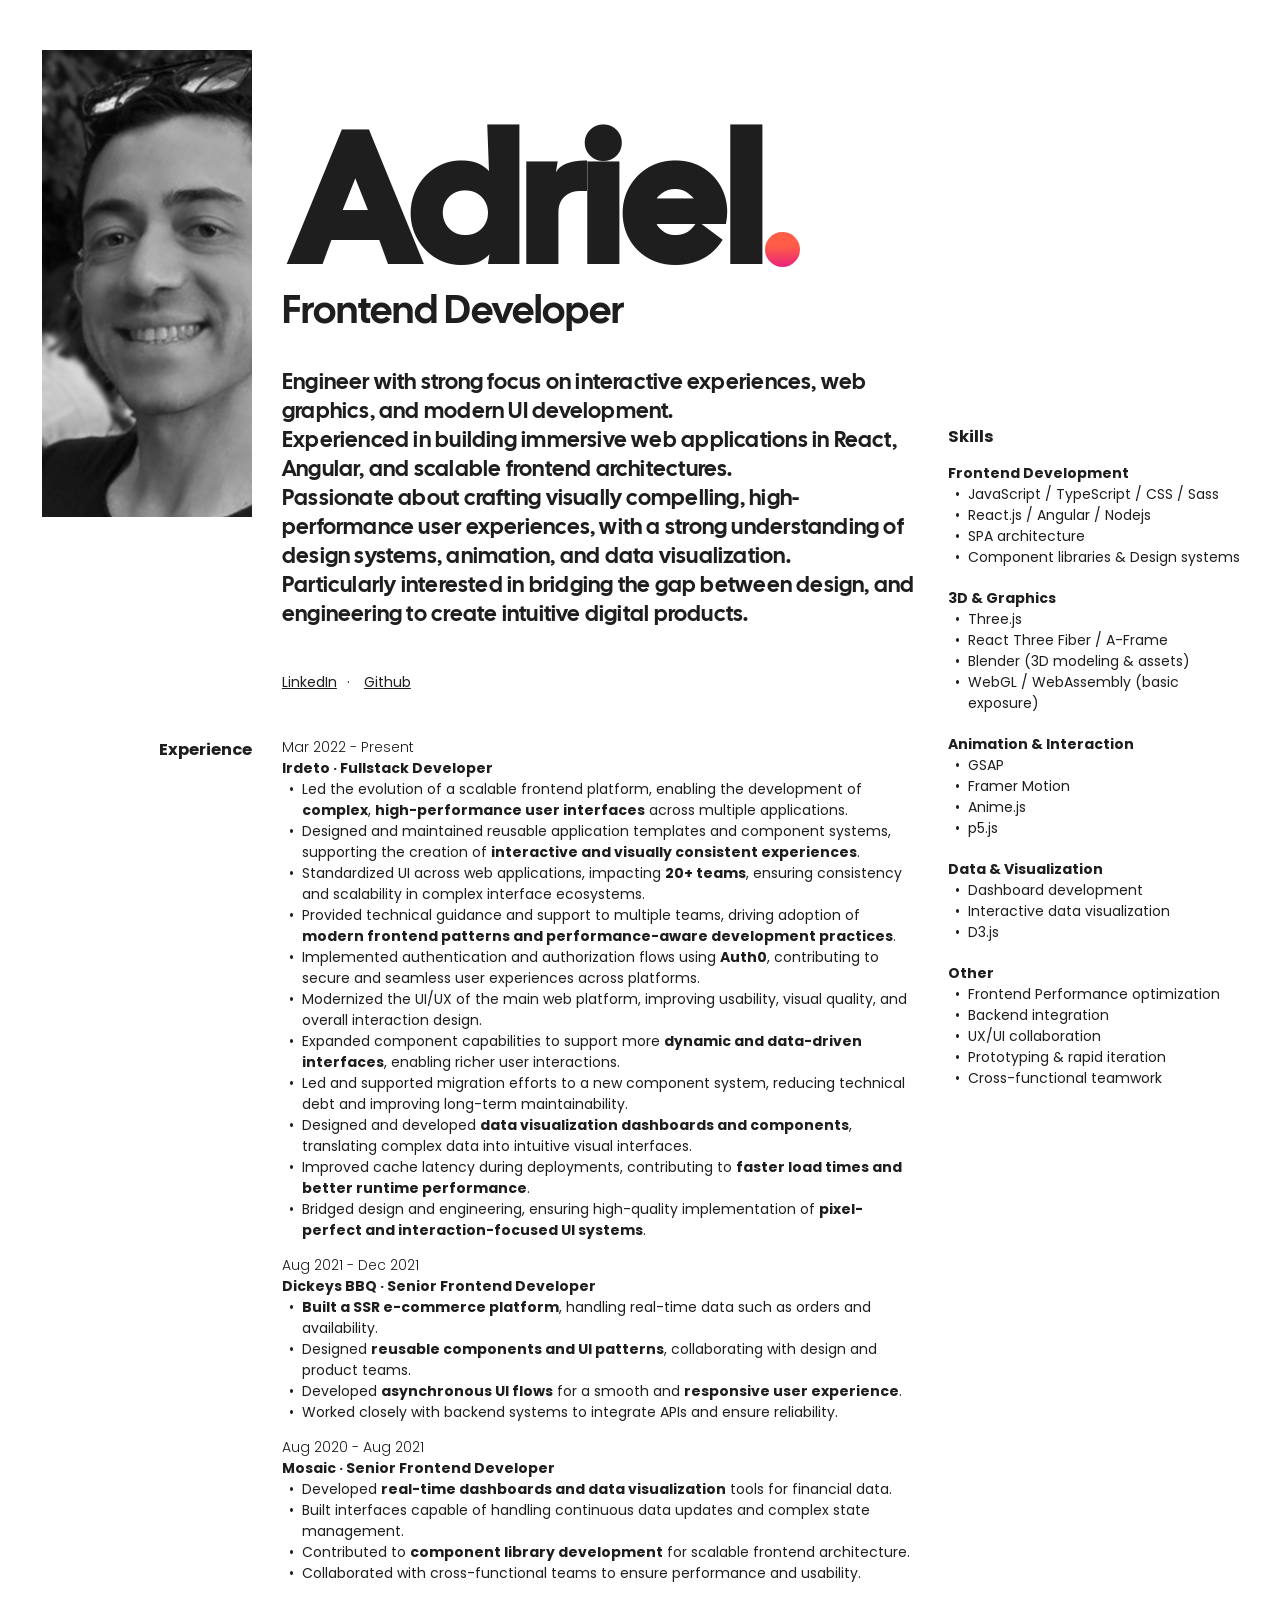
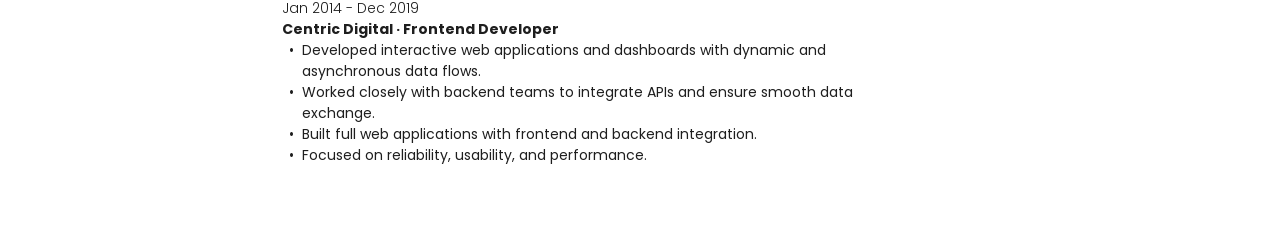
<file: index.html>
<!DOCTYPE html>
<html lang="en">
<head>
    <meta charset="UTF-8">
    <meta name="viewport" content="width=device-width, initial-scale=1.0">
    <link rel="icon" href="img/favicon.ico" type="image/x-icon">
    <title>Adriel Zarate · Frontend Developer</title>
    <link rel="preconnect" href="https://fonts.googleapis.com">
    <link rel="preconnect" href="https://fonts.gstatic.com" crossorigin>
    <link href="https://fonts.googleapis.com/css2?family=Cal+Sans&family=Poppins:wght@300;400;700&display=swap" rel="stylesheet">
    <link rel="stylesheet" href="css/style.css">
    <link rel="stylesheet" href="css/profesional.css">
    <!-- 
    <script type="speculationrules">
        {
            "prerender": [{
                "urls": ["fun.html"]
            }]
        }
    </script> 
    -->
</head>
<body>
    <!-- 
    <nav>
        <a href="/fun.html">to <span class="underline">fun site</span> <span class="emoji">🎉</span> ></a>
    </nav> 
    -->
    <div class="professional">
        <section class="intro">
            <figure>
                <img id="me" width="210" src="img/adriel-zarate.jpg" alt="Adriel Zarate profile picture">
            </figure>

            <div>
                <header>
                    <h1>Adriel</h1>
                    <h2>Frontend Developer</h2>
                </header>

                <div class="about">
                    <p>Engineer with strong focus on interactive experiences, web graphics, and modern UI development.</p>
                    <p>Experienced in building immersive web applications in React, Angular, and scalable frontend architectures.</p>
                    <p>Passionate about crafting visually compelling, high-performance user experiences, with a strong understanding of design systems, animation, and data visualization.</p>
                    <p>Particularly interested in bridging the gap between design, and engineering to create intuitive digital products.</p>
                </div>
            </div>
        </section>

        <section class="links">
            <ul>
                <li><a href="https://www.linkedin.com/in/adrielzarate/">LinkedIn</a></li>
                <li><a href="https://github.com/adrielzarate">Github</a></li>
            </ul>
        </section>

        <aside class="skills">
            <h3>Skills</h3>
            <ul>
                <li>
                    <h4>Frontend Development</h4>
                    <ul>
                        <li>JavaScript / TypeScript / CSS / Sass</li>
                        <li>React.js / Angular / Nodejs</li>
                        <li>SPA architecture</li>
                        <li>Component libraries & Design systems</li>
                    </ul>
                </li>
                <li>
                    <h4>3D & Graphics</h4>
                    <ul>
                        <li>Three.js</li>
                        <li>React Three Fiber / A-Frame</li>
                        <li>Blender (3D modeling & assets)</li>
                        <li>WebGL / WebAssembly (basic exposure)</li>
                    </ul>
                </li>
                <li>
                    <h4>Animation & Interaction</h4>
                    <ul>
                        <li>GSAP</li>
                        <li>Framer Motion</li>
                        <li>Anime.js</li>
                        <li>p5.js</li>
                    </ul>
                </li>
                <li>
                    <h4>Data & Visualization</h4>
                    <ul>
                        <li>Dashboard development</li>
                        <li>Interactive data visualization</li>
                        <li>D3.js</li>
                    </ul>
                </li>
                <li>
                    <h4>Other</h4>
                    <ul>
                        <li>Frontend Performance optimization</li>
                        <li>Backend integration</li>
                        <li>UX/UI collaboration</li>
                        <li>Prototyping & rapid iteration</li>
                        <li>Cross-functional teamwork</li>
                    </ul>
                </li>
            </ul>
        </aside>

        <main class="experience">
            <h3>Experience</h3>
            <ol reversed>
                <li>
                    <div class="date"><time datetime="2022-03">Mar 2022</time> - Present</div>
                    <h4>Irdeto · Fullstack Developer</h4>
                    <ul>
                        <li>Led the evolution of a scalable frontend platform, enabling the development of <strong>complex</strong>, <strong>high-performance user interfaces</strong> across multiple applications.</li>
                        <li>Designed and maintained reusable application templates and component systems, supporting the creation of <strong>interactive and visually consistent experiences</strong>.</li>
                        <li>Standardized UI across web applications, impacting <strong>20+ teams</strong>, ensuring consistency and scalability in complex interface ecosystems.</li>
                        <li>Provided technical guidance and support to multiple teams, driving adoption of <strong>modern frontend patterns and performance-aware development practices</strong>.</li>
                        <li>Implemented authentication and authorization flows using <strong>Auth0</strong>, contributing to secure and seamless user experiences across platforms.</li>
                        <li>Modernized the UI/UX of the main web platform, improving usability, visual quality, and overall interaction design.</li>
                        <li>Expanded component capabilities to support more <strong>dynamic and data-driven interfaces</strong>, enabling richer user interactions.</li>
                        <li>Led and supported migration efforts to a new component system, reducing technical debt and improving long-term maintainability.</li>
                        <li>Designed and developed <strong>data visualization dashboards and components</strong>, translating complex data into intuitive visual interfaces.</li>
                        <li>Improved cache latency during deployments, contributing to <strong>faster load times and better runtime performance</strong>.</li>
                        <li>Bridged design and engineering, ensuring high-quality implementation of <strong>pixel-perfect and interaction-focused UI systems</strong>.</li>
                    </ul>
                </li>

                <li>
                    <div class="date"><time datetime="2021-08">Aug 2021</time> - <time datetime="2021-12">Dec 2021</time></div>
                    <h4>Dickeys BBQ · Senior Frontend Developer</h4>
                    <ul>
                        <li><strong>Built a SSR e-commerce platform</strong>, handling real-time data such as orders and availability.</li>
                        <li>Designed <strong>reusable components and UI patterns</strong>, collaborating with design and product teams.</li>
                        <li>Developed <strong>asynchronous UI flows</strong> for a smooth and <strong>responsive user experience</strong>.</li>
                        <li>Worked closely with backend systems to integrate APIs and ensure reliability.</li>
                    </ul>
                </li>

                <li>
                    <div class="date"><time datetime="2020-08">Aug 2020</time> - <time datetime="2021-08">Aug 2021</time></div>
                    <h4>Mosaic · Senior Frontend Developer</h4>
                    <ul>
                        <li>Developed <strong>real-time dashboards and data visualization</strong> tools for financial data.</li>
                        <li>Built interfaces capable of handling continuous data updates and complex state management.</li>
                        <li>Contributed to <strong>component library development</strong> for scalable frontend architecture.</li>
                        <li>Collaborated with cross-functional teams to ensure performance and usability.</li>
                    </ul>
                </li>

                <li>
                    <div class="date"><time datetime="2014-01">Jan 2014</time> - <time datetime="2019-12">Dec 2019</time></div>
                    <h4>Centric Digital · Frontend Developer</h4>
                    <ul>
                        <li>Developed interactive web applications and dashboards with dynamic and asynchronous data flows.</li>
                        <li>Worked closely with backend teams to integrate APIs and ensure smooth data exchange.</li>
                        <li>Built full web applications with frontend and backend integration.</li>
                        <li>Focused on reliability, usability, and performance.</li>
                    </ul>
                </li>
            </ol>
        </main>
    </div>
    <script>
        const me = document.getElementById('me');

        const gif = new Image();
        gif.src = 'img/adriel-zarate.gif';

        me.addEventListener('mouseenter', () => {
            me.src = 'img/adriel-zarate.gif';
        }, { once: true });
    </script>
</body>
</html>
</file>
<file: css/style.css>
*::before,
*::after,
html,
body {
    padding: 0;
    margin: 0;
    box-sizing: content-box;
}

html,
body {
    font-size: 14px;
    color: #1E1E1E;
    -webkit-font-smoothing: antialiased;
}

body {
    font-family: "Poppins", sans-serif;
    font-weight: 400;
    font-style: normal;
}

nav {
    max-width: 1000px;
    margin: auto;
    padding-top: 20px;
}

nav a {
    text-decoration: none;
    display: flex;
    justify-content: right;
    align-items: center;
}

nav .underline {
    text-decoration: underline;
    margin: 0 4px;
}

nav .emoji {
    font-size: 2rem;
    line-height: 0;
    margin-right: 4px;
}

.links ul {
    grid-column: 2;
    list-style: none;
    padding: 0;
}

.links li {
    display: inline-block;
}

.links a::after {
    content: "·";
    display: inline-block;
    margin: 0 10px;
}

.links li:last-child a::after {
    content: none;
}

@view-transition {
    navigation: auto;
    types: slide, forwards;
}

.intro h1 {
    view-transition-name: adriel;
}

.intro h2 {
    view-transition-name: role;
}

.intro .about {
    view-transition-name: about;
}

::view-transition-group(*) {
    animation-duration: .5s;
}
</file>
<file: css/profesional.css>
nav a {
    color: #e92379;
}

.professional {
    display: grid;
    grid-template-columns: 1fr;
    grid-template-areas:
        "intro"
        "links"
        "sidebar"
        "experience";
    grid-gap: 0;
    padding: 0 20px 100px;
    max-width: 800px;
}

h1 {
    font-size: 7rem;
    line-height: 0;
    margin-bottom: 0;
    font-weight: 900;
    font-weight: bolder;
    padding-left: 5px;
    letter-spacing: 0;
}

h1::after {
    content: "";
    border-radius: 50%;
    width: 18px;
    height: 18px;
    display: inline-block;
    margin-left: 1px;
    margin-bottom: -2px;
    background: #F24720;
    background: linear-gradient(180deg, #FF5D47 40%, #e92379 100%);
}

h2 {
    font-size: 1.5rem;
    font-weight: 400;
}

h3 {
    margin-block-start: 1rem;
    margin-block-end: 1rem;
}

.intro {
    grid-area: intro;
}

.links {
    margin-block-start: 1rem;
    grid-area: links;
}

.experience {
    grid-area: experience;
}

.skills {
    grid-area: sidebar;
}

header {
    font-family: "Cal Sans", sans-serif;
}

figure {
    margin: 0;
    filter: grayscale(1);
}

figure img {
    position: absolute;
    top: 0;
    right: 0;
}

.about {
    font-family: "Cal Sans", sans-serif;
    font-size: 1.1rem;
    letter-spacing: 0.01em;
    max-width: 450px;
}

.about p {
    margin: 0 auto;
}

.links a {
    color: #1E1E1E;
}

.experience ol {
    list-style: none;
    padding: 0;
    margin: 0;
}

.experience ol>li {
    margin-block-end: 1rem;
}

ul {
    padding-left: 20px;
}

ol ul li::marker,
ul ul li::marker {
    content: "•  ";
}

.date {
    font-weight: 300;
}

.experience h4 {
    margin: 0;
}

.skills>ul {
    list-style: none;
    padding: 0;
    margin: 0;
}

.skills ul ul {
    margin-bottom: 20px;
}

.skills h4 {
    margin: 0;
}

figure {
    display: none;
}

@media (min-width: 720px) {
    figure {
        display: block;
        margin-top: 25px;
    }
}

@media (min-width: 1200px) {
    /* nav {
        max-width: 1200px;
        margin: auto;
        text-align: right;
        padding-top: 20px;
    } */

    h1 {
        padding-left: 10px;
        font-size: 13rem;
    }

    h1::after {
        border-radius: 50%;
        width: 35px;
        height: 35px;
        margin-left: 3px;
        margin-bottom: -3px;
    }

    h2 {
        font-size: 2.75rem;
        margin-top: 20px;
    }

    figure {
        margin-top: 0;
    }

    .professional {
        padding: 50px 0;
        max-width: 1200px;
        margin: auto;
        grid-template-columns: 3fr 1fr;
        grid-template-areas:
            "intro sidebar"
            "links sidebar"
            "experience sidebar";
        grid-gap: 30px;
    }

    .intro {
        display: grid;
        grid-template-columns: 1fr 3fr;
        column-gap: 30px;
    }

    .about {
        font-size: 1.55rem;
        max-width: none;
    }

    .links {
        margin-block-start: 0;
    }

    .skills {
        padding-top: 40vh;
    }

    .intro,
    .links,
    .experience {
        display: grid;
        grid-template-columns: 1fr 3fr;
        column-gap: 30px;
    }

    .experience h3 {
        text-align: right;
        margin-block-start: 0;
    }
}
</file>
